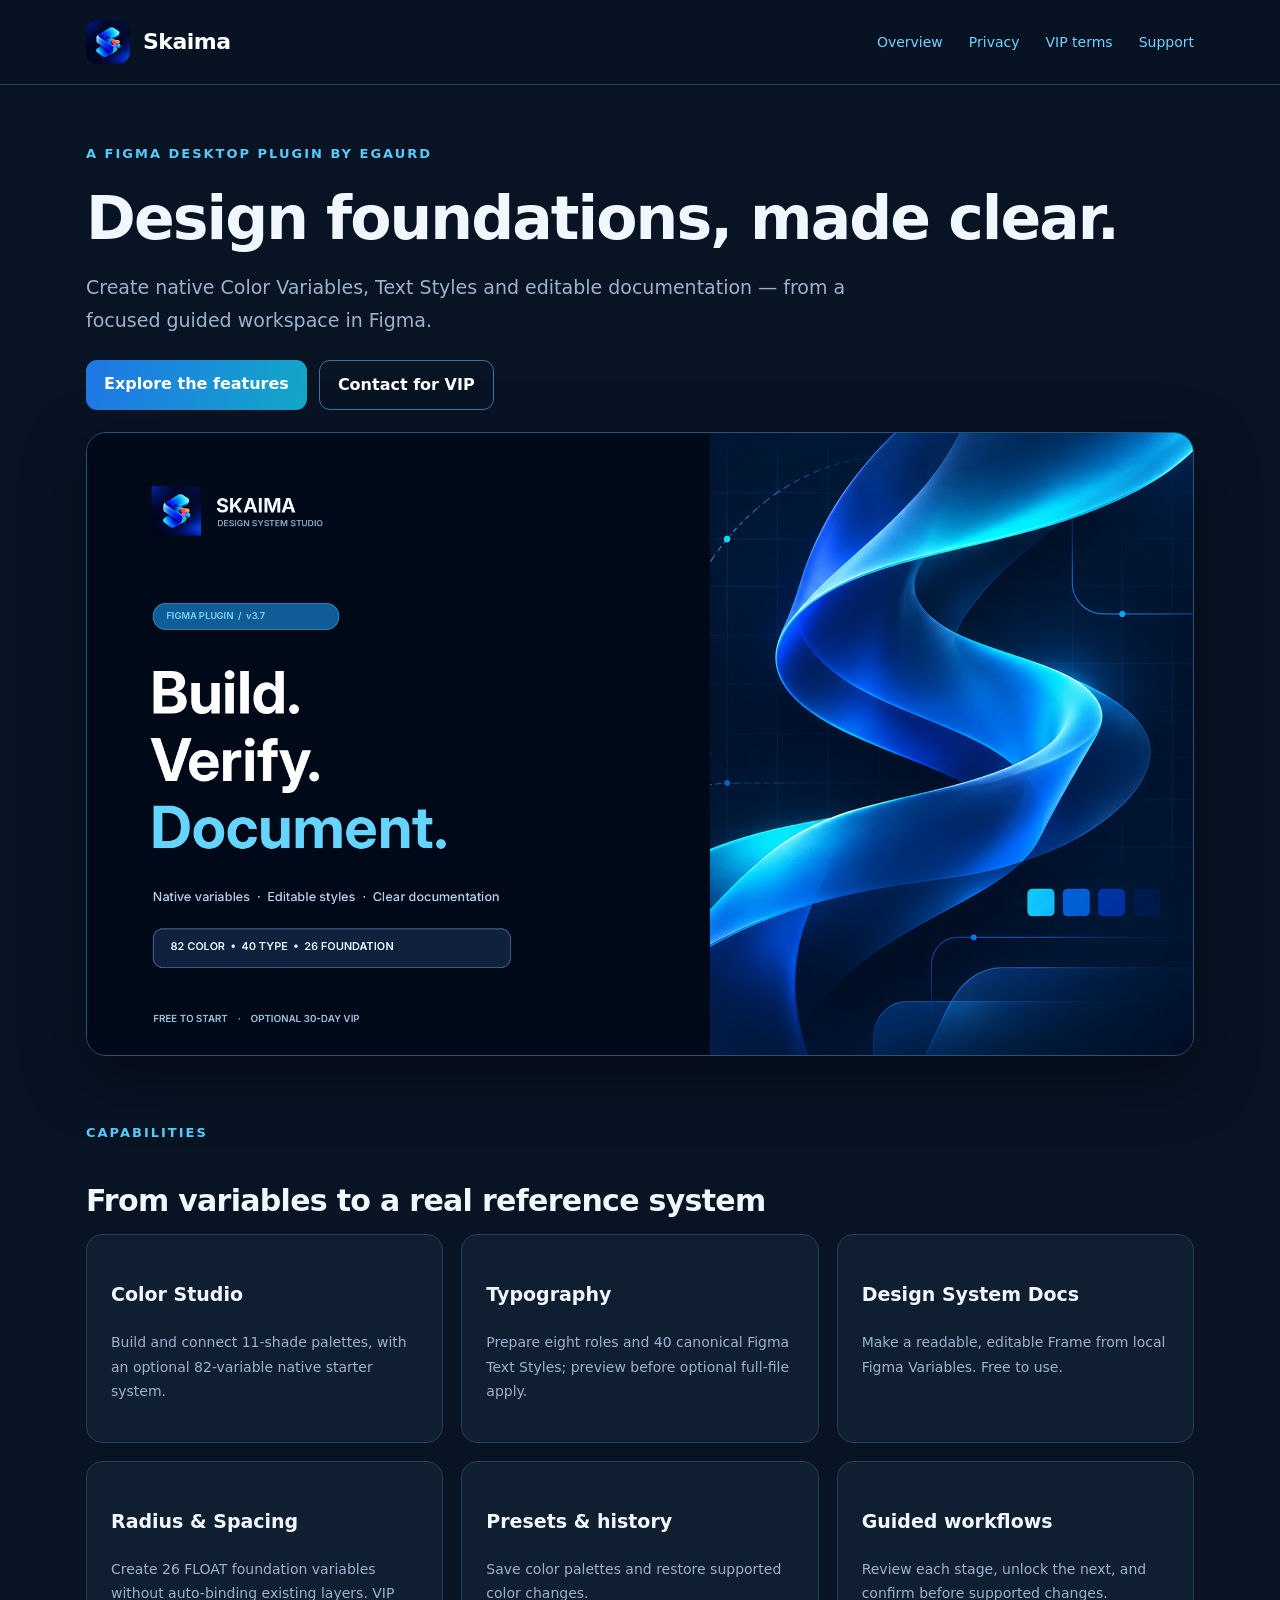
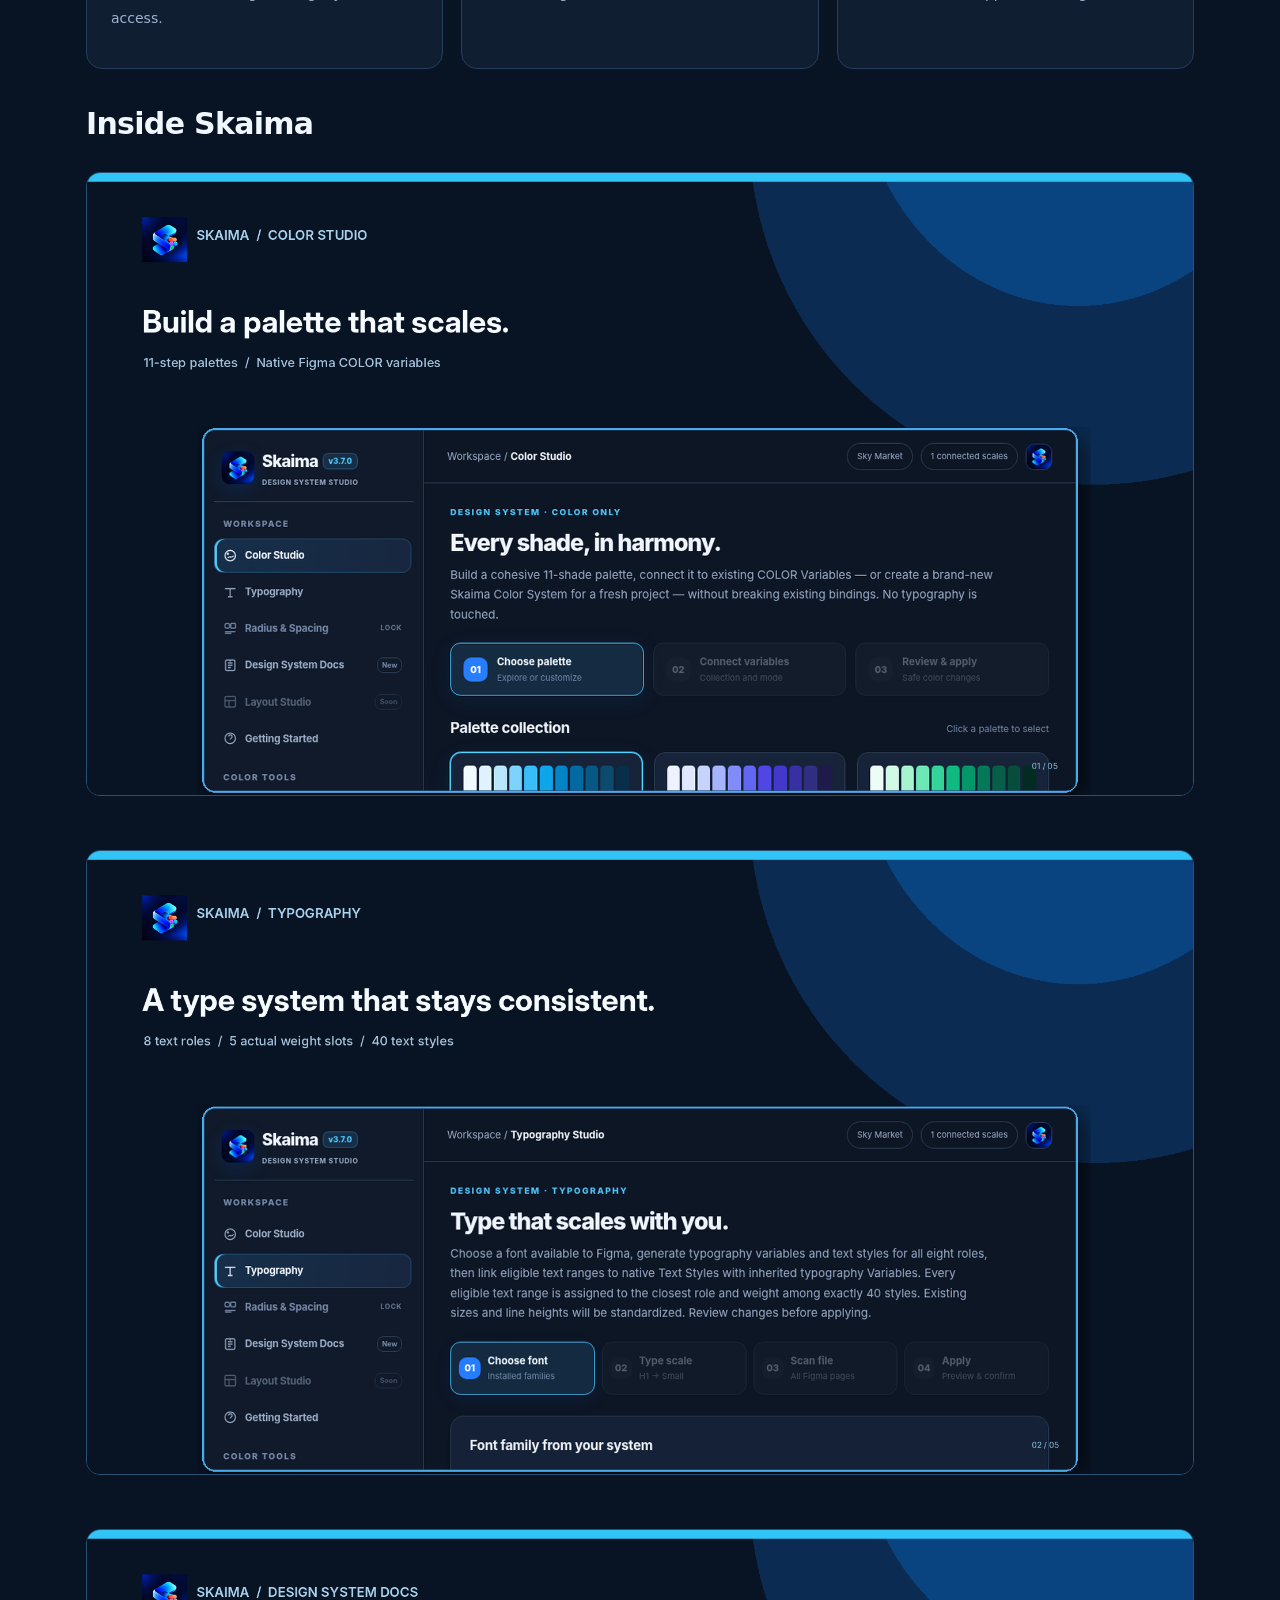
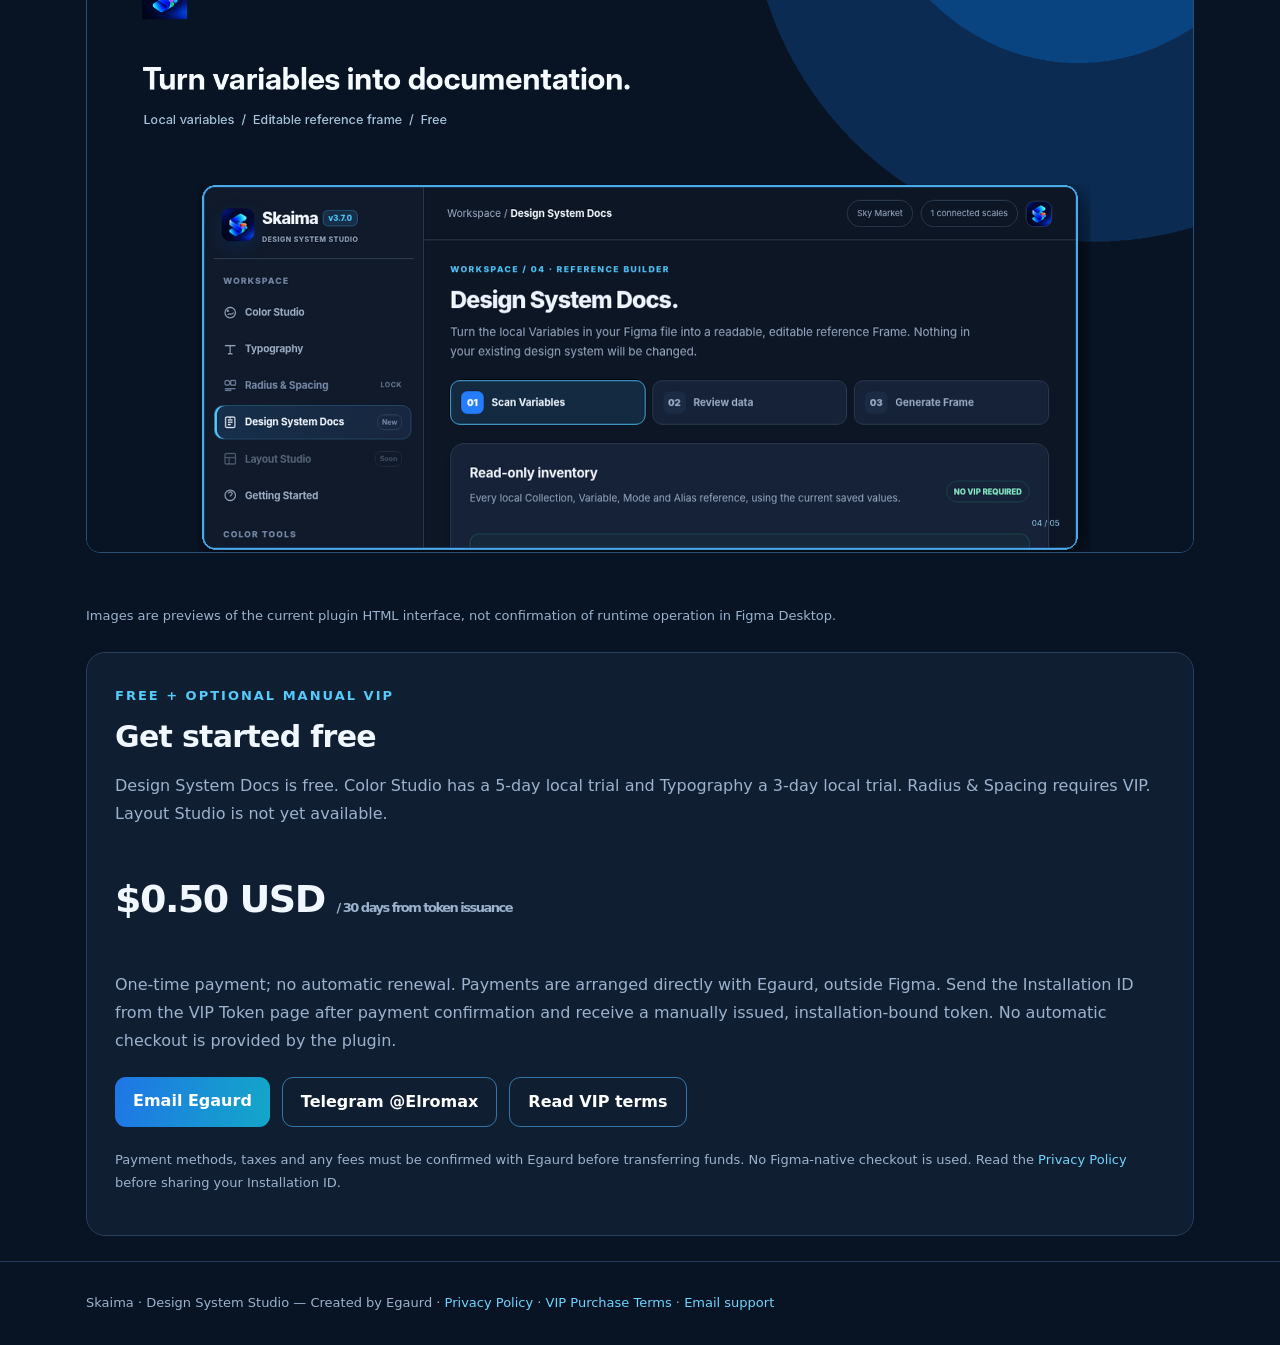
<file: index.html>
<!doctype html><html lang="en"><head><meta charset="UTF-8"><meta name="viewport" content="width=device-width,initial-scale=1"><meta name="description" content="Skaima is a Figma plugin for native Design Foundations and documentation, with free features and optional manual VIP access."><title>Skaima — Design System Studio</title><link rel="stylesheet" href="style.css"><link rel="icon" type="image/png" href="assets/Skaima-Icon-128.png"></head><body><header><div class="wrap nav"><a class="brand" href="index.html"><img src="assets/Skaima-Icon-128.png" alt="Skaima icon"> Skaima</a><nav class="links" aria-label="Main navigation"><a href="index.html">Overview</a><a href="privacy.html">Privacy</a><a href="terms.html">VIP terms</a><a href="mailto:sinasalehimilani2016@gmail.com">Support</a></nav></div></header><main><div class="wrap"><section class="hero"><div class="tag">A Figma Desktop plugin by Egaurd</div><h1>Design foundations, made clear.</h1><p class="lead">Create native Color Variables, Text Styles and editable documentation — from a focused guided workspace in Figma.</p><div class="actions"><a href="#features" class="btn primary">Explore the features</a><a href="mailto:sinasalehimilani2016@gmail.com?subject=Skaima%20VIP%20information" class="btn">Contact for VIP</a></div><img class="heroimg" src="assets/01-Skaima-Community-Cover-1920x1080.png" alt="Skaima — Build Verify Document"></section><section id="features"><span class="tag">Capabilities</span><h2>From variables to a real reference system</h2><div class="featuregrid"><article class="feature"><h3>Color Studio</h3><p>Build and connect 11-shade palettes, with an optional 82-variable native starter system.</p></article><article class="feature"><h3>Typography</h3><p>Prepare eight roles and 40 canonical Figma Text Styles; preview before optional full-file apply.</p></article><article class="feature"><h3>Design System Docs</h3><p>Make a readable, editable Frame from local Figma Variables. Free to use.</p></article><article class="feature"><h3>Radius &amp; Spacing</h3><p>Create 26 FLOAT foundation variables without auto-binding existing layers. VIP access.</p></article><article class="feature"><h3>Presets &amp; history</h3><p>Save color palettes and restore supported color changes.</p></article><article class="feature"><h3>Guided workflows</h3><p>Review each stage, unlock the next, and confirm before supported changes.</p></article></div></section><section><h2>Inside Skaima</h2><img class="shot" src="assets/02-colors-feature-1920x1080.png" alt="Skaima Color Studio interface preview"><img class="shot" src="assets/03-typography-feature-1920x1080.png" alt="Skaima Typography interface preview"><img class="shot" src="assets/05-docs-feature-1920x1080.png" alt="Skaima Docs interface preview"><p class="small">Images are previews of the current plugin HTML interface, not confirmation of runtime operation in Figma Desktop.</p></section><section class="panel"><span class="tag">Free + optional manual VIP</span><h2 style="margin:8px 0">Get started free</h2><p class="muted">Design System Docs is free. Color Studio has a 5-day local trial and Typography a 3-day local trial. Radius &amp; Spacing requires VIP. Layout Studio is not yet available.</p><p class="price">$0.50 USD <span class="small">/ 30 days from token issuance</span></p><p class="muted">One-time payment; no automatic renewal. Payments are arranged directly with Egaurd, outside Figma. Send the Installation ID from the VIP Token page after payment confirmation and receive a manually issued, installation-bound token. No automatic checkout is provided by the plugin.</p><div class="actions"><a class="btn primary" href="mailto:sinasalehimilani2016@gmail.com?subject=Skaima%20VIP%20request">Email Egaurd</a><a class="btn" href="https://t.me/Elromax">Telegram @Elromax</a><a class="btn" href="terms.html">Read VIP terms</a></div><p class="small">Payment methods, taxes and any fees must be confirmed with Egaurd before transferring funds. No Figma-native checkout is used. Read the <a href="privacy.html">Privacy Policy</a> before sharing your Installation ID.</p></section></div></main><footer><div class="wrap">Skaima · Design System Studio — Created by Egaurd · <a href="privacy.html">Privacy Policy</a> · <a href="terms.html">VIP Purchase Terms</a> · <a href="mailto:sinasalehimilani2016@gmail.com">Email support</a></div></footer></body></html>
</file>
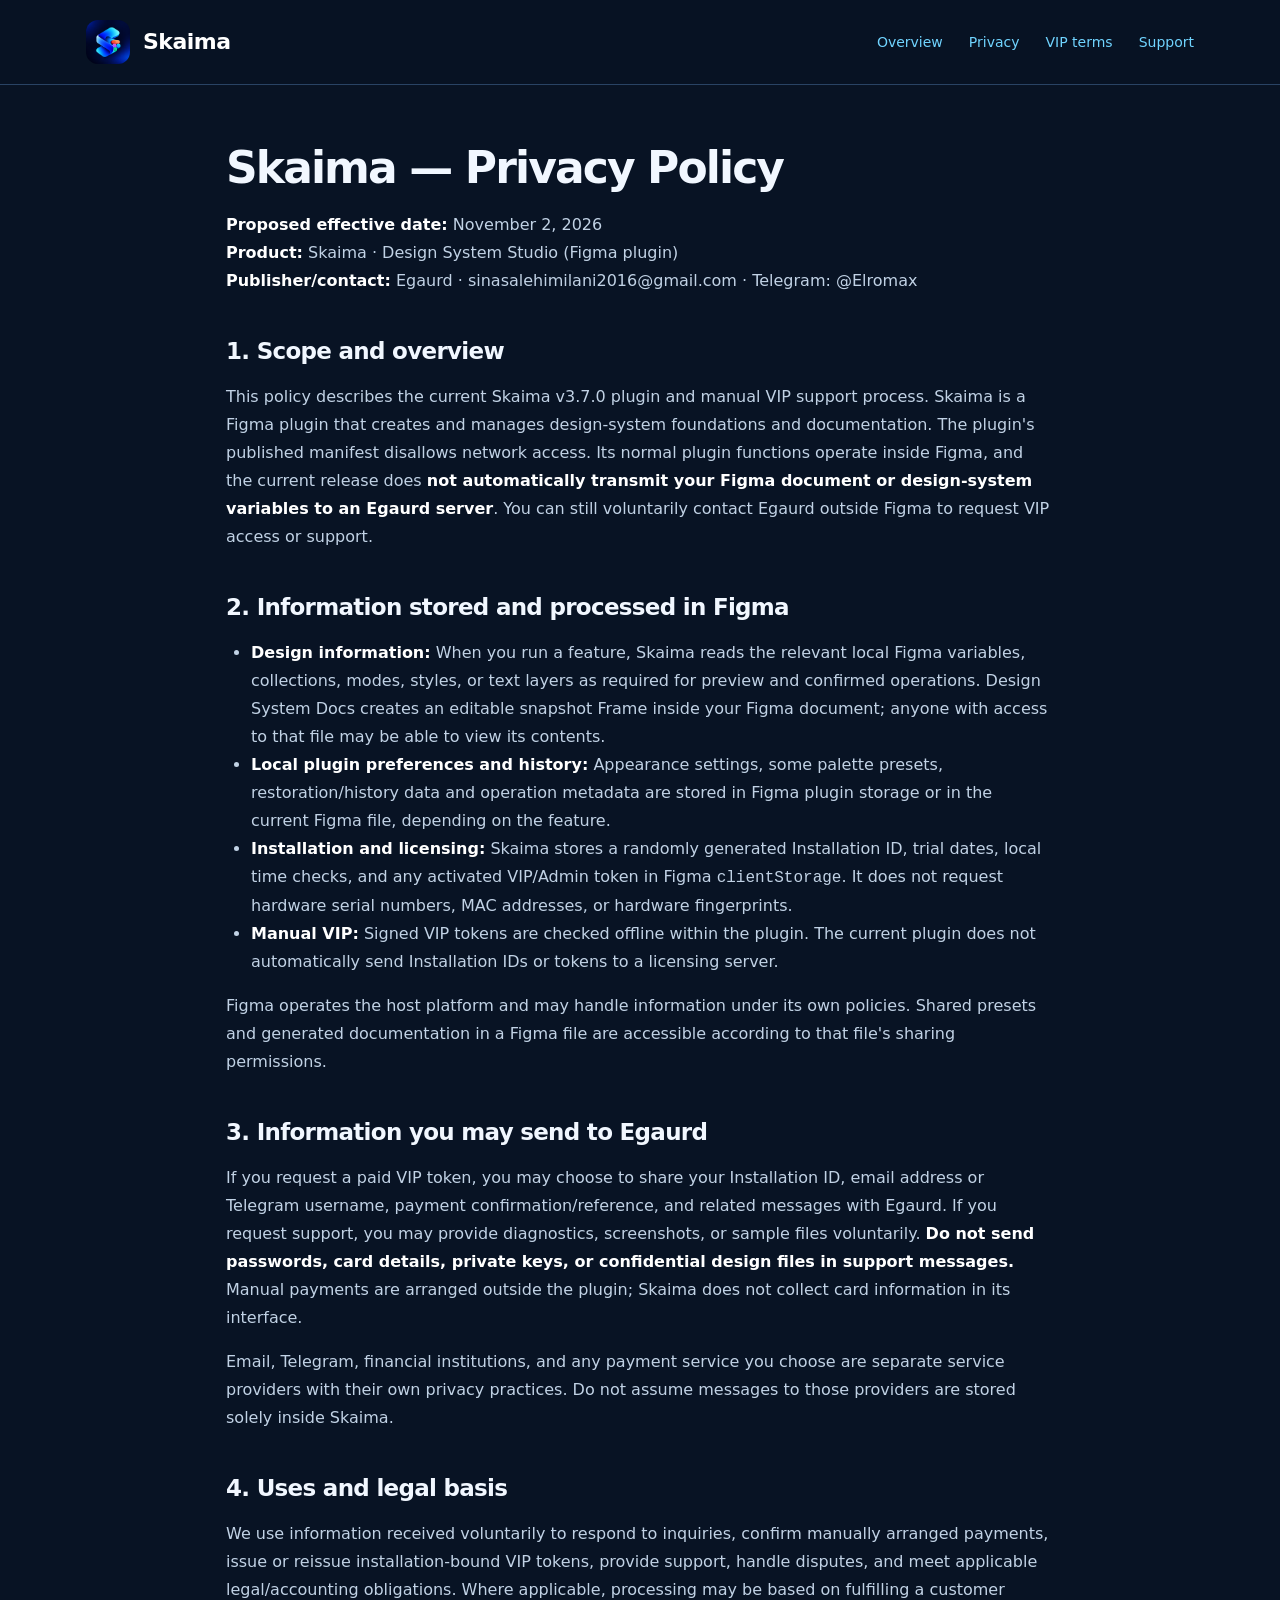
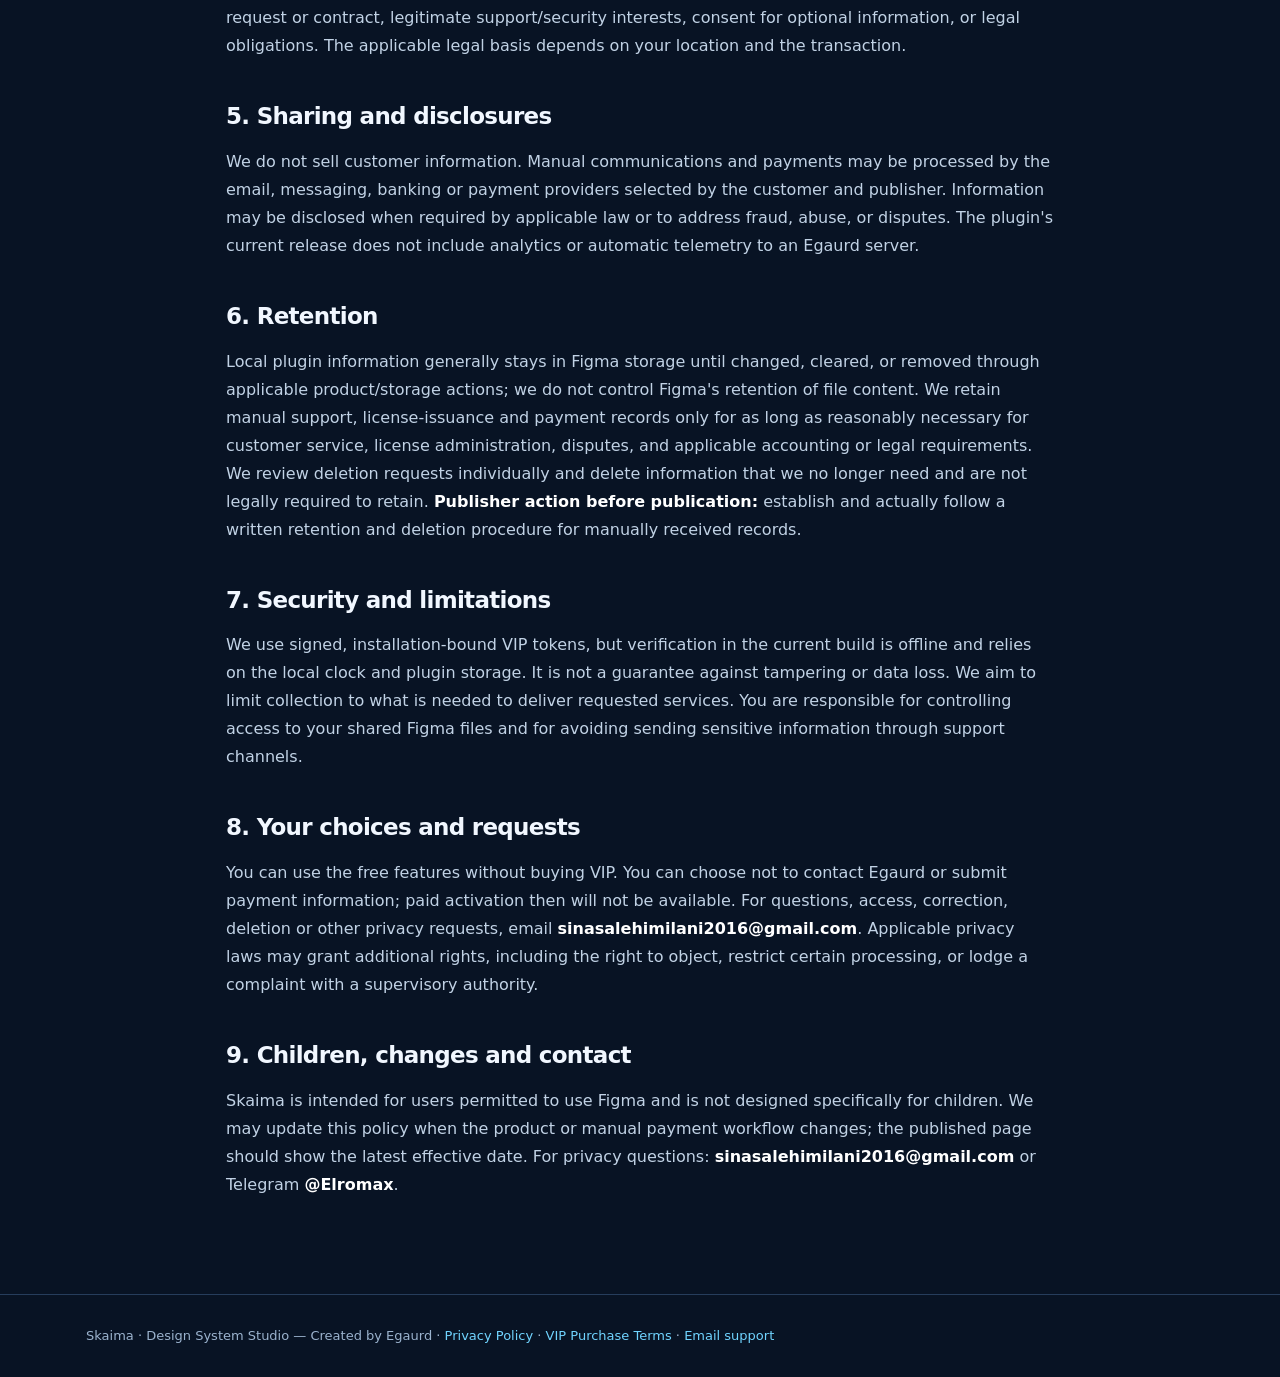
<file: privacy.html>
<!doctype html><html lang="en"><head><meta charset="UTF-8"><meta name="viewport" content="width=device-width,initial-scale=1"><meta name="description" content="Skaima official policy and support information for the Figma plugin."><title>Skaima | Privacy</title><link rel="stylesheet" href="style.css"><link rel="icon" type="image/png" href="assets/Skaima-Icon-128.png"></head><body><header><div class="wrap nav"><a class="brand" href="index.html"><img src="assets/Skaima-Icon-128.png" alt="Skaima icon"> Skaima</a><nav class="links" aria-label="Main navigation"><a href="index.html">Overview</a><a href="privacy.html">Privacy</a><a href="terms.html">VIP terms</a><a href="mailto:sinasalehimilani2016@gmail.com">Support</a></nav></div></header><main><article class="wrap legal"><h1>Skaima — Privacy Policy</h1>
<p><strong>Proposed effective date:</strong> November 2, 2026<br />
<strong>Product:</strong> Skaima · Design System Studio (Figma plugin)<br />
<strong>Publisher/contact:</strong> Egaurd · sinasalehimilani2016@gmail.com · Telegram: @Elromax</p>
<h2>1. Scope and overview</h2>
<p>This policy describes the current Skaima v3.7.0 plugin and manual VIP support process. Skaima is a Figma plugin that creates and manages design-system foundations and documentation. The plugin's published manifest disallows network access. Its normal plugin functions operate inside Figma, and the current release does <strong>not automatically transmit your Figma document or design-system variables to an Egaurd server</strong>. You can still voluntarily contact Egaurd outside Figma to request VIP access or support.</p>
<h2>2. Information stored and processed in Figma</h2>
<ul>
<li><strong>Design information:</strong> When you run a feature, Skaima reads the relevant local Figma variables, collections, modes, styles, or text layers as required for preview and confirmed operations. Design System Docs creates an editable snapshot Frame inside your Figma document; anyone with access to that file may be able to view its contents.</li>
<li><strong>Local plugin preferences and history:</strong> Appearance settings, some palette presets, restoration/history data and operation metadata are stored in Figma plugin storage or in the current Figma file, depending on the feature.</li>
<li><strong>Installation and licensing:</strong> Skaima stores a randomly generated Installation ID, trial dates, local time checks, and any activated VIP/Admin token in Figma <code>clientStorage</code>. It does not request hardware serial numbers, MAC addresses, or hardware fingerprints.</li>
<li><strong>Manual VIP:</strong> Signed VIP tokens are checked offline within the plugin. The current plugin does not automatically send Installation IDs or tokens to a licensing server.</li>
</ul>
<p>Figma operates the host platform and may handle information under its own policies. Shared presets and generated documentation in a Figma file are accessible according to that file's sharing permissions.</p>
<h2>3. Information you may send to Egaurd</h2>
<p>If you request a paid VIP token, you may choose to share your Installation ID, email address or Telegram username, payment confirmation/reference, and related messages with Egaurd. If you request support, you may provide diagnostics, screenshots, or sample files voluntarily. <strong>Do not send passwords, card details, private keys, or confidential design files in support messages.</strong> Manual payments are arranged outside the plugin; Skaima does not collect card information in its interface.</p>
<p>Email, Telegram, financial institutions, and any payment service you choose are separate service providers with their own privacy practices. Do not assume messages to those providers are stored solely inside Skaima.</p>
<h2>4. Uses and legal basis</h2>
<p>We use information received voluntarily to respond to inquiries, confirm manually arranged payments, issue or reissue installation-bound VIP tokens, provide support, handle disputes, and meet applicable legal/accounting obligations. Where applicable, processing may be based on fulfilling a customer request or contract, legitimate support/security interests, consent for optional information, or legal obligations. The applicable legal basis depends on your location and the transaction.</p>
<h2>5. Sharing and disclosures</h2>
<p>We do not sell customer information. Manual communications and payments may be processed by the email, messaging, banking or payment providers selected by the customer and publisher. Information may be disclosed when required by applicable law or to address fraud, abuse, or disputes. The plugin's current release does not include analytics or automatic telemetry to an Egaurd server.</p>
<h2>6. Retention</h2>
<p>Local plugin information generally stays in Figma storage until changed, cleared, or removed through applicable product/storage actions; we do not control Figma's retention of file content. We retain manual support, license-issuance and payment records only for as long as reasonably necessary for customer service, license administration, disputes, and applicable accounting or legal requirements. We review deletion requests individually and delete information that we no longer need and are not legally required to retain. <strong>Publisher action before publication:</strong> establish and actually follow a written retention and deletion procedure for manually received records.</p>
<h2>7. Security and limitations</h2>
<p>We use signed, installation-bound VIP tokens, but verification in the current build is offline and relies on the local clock and plugin storage. It is not a guarantee against tampering or data loss. We aim to limit collection to what is needed to deliver requested services. You are responsible for controlling access to your shared Figma files and for avoiding sending sensitive information through support channels.</p>
<h2>8. Your choices and requests</h2>
<p>You can use the free features without buying VIP. You can choose not to contact Egaurd or submit payment information; paid activation then will not be available. For questions, access, correction, deletion or other privacy requests, email <strong>sinasalehimilani2016@gmail.com</strong>. Applicable privacy laws may grant additional rights, including the right to object, restrict certain processing, or lodge a complaint with a supervisory authority.</p>
<h2>9. Children, changes and contact</h2>
<p>Skaima is intended for users permitted to use Figma and is not designed specifically for children. We may update this policy when the product or manual payment workflow changes; the published page should show the latest effective date. For privacy questions: <strong>sinasalehimilani2016@gmail.com</strong> or Telegram <strong>@Elromax</strong>.</p>
</article></main><footer><div class="wrap">Skaima · Design System Studio — Created by Egaurd · <a href="privacy.html">Privacy Policy</a> · <a href="terms.html">VIP Purchase Terms</a> · <a href="mailto:sinasalehimilani2016@gmail.com">Email support</a></div></footer></body></html>
</file>
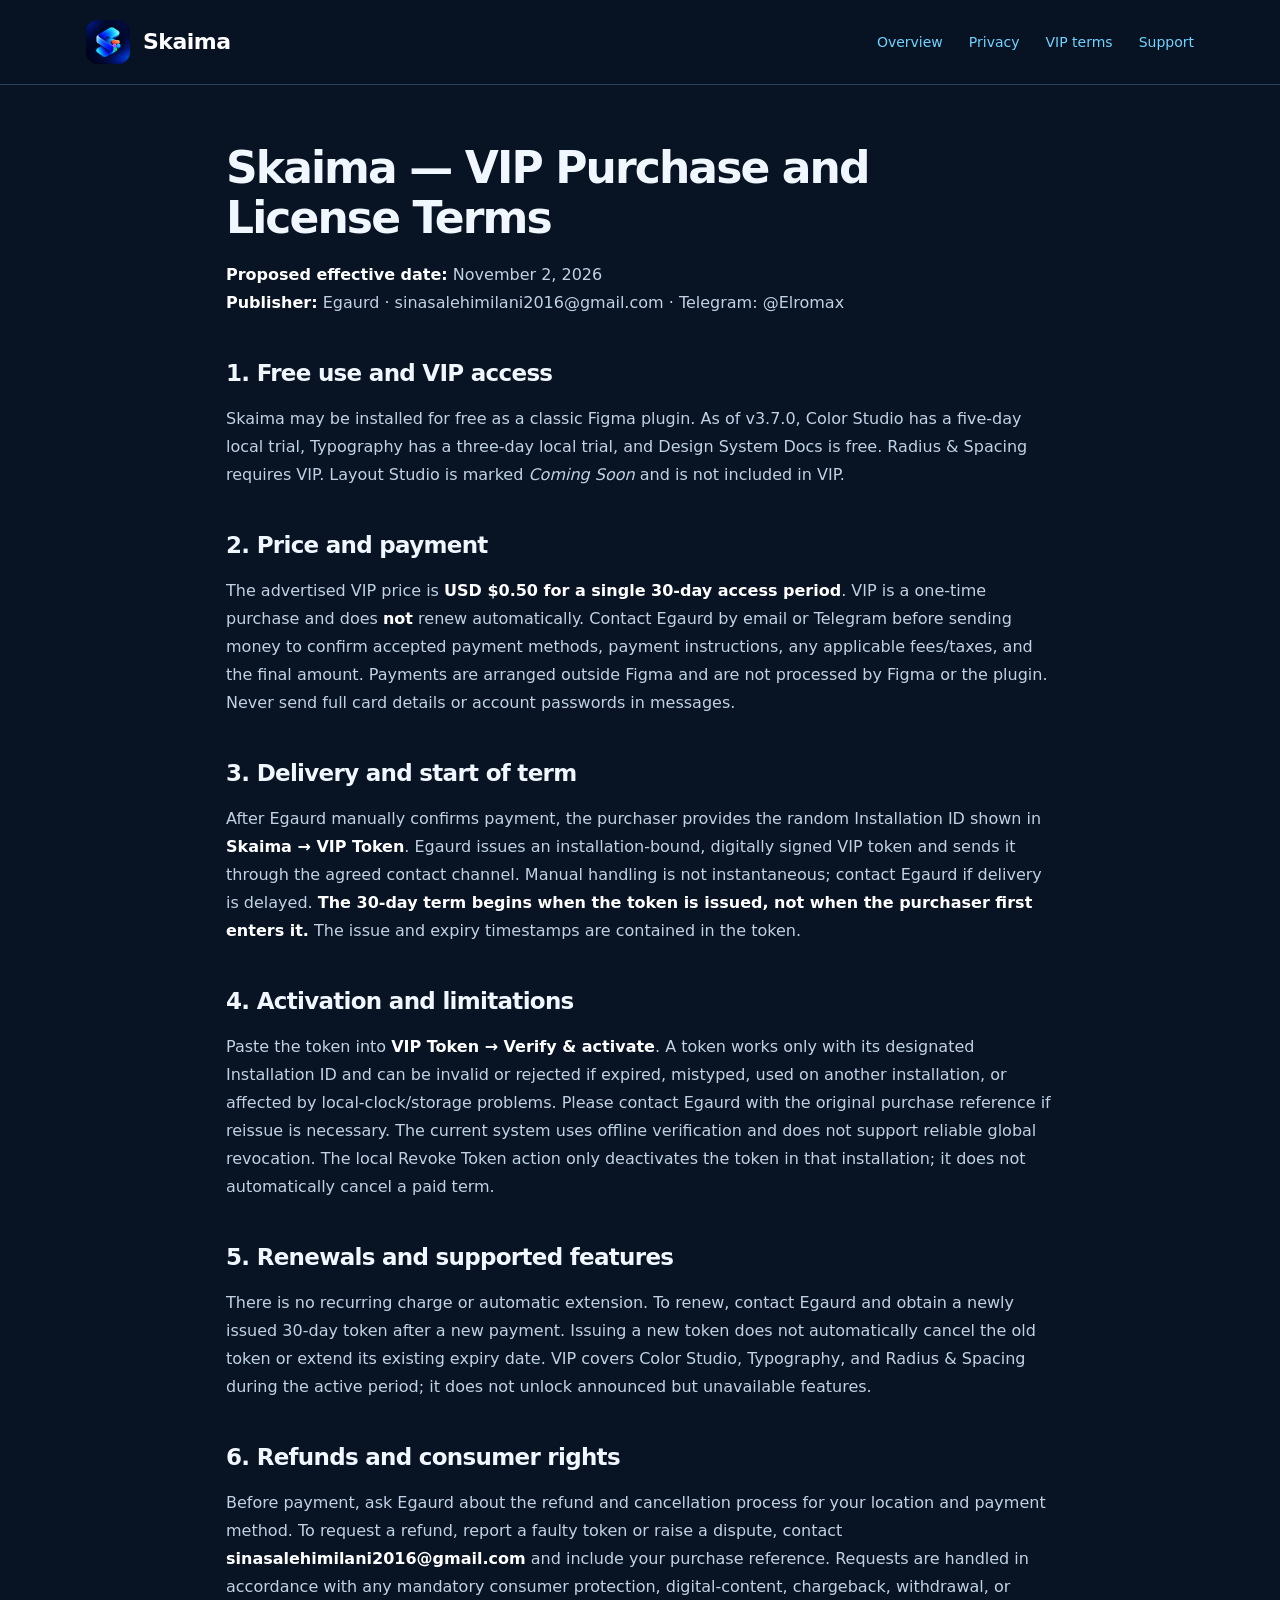
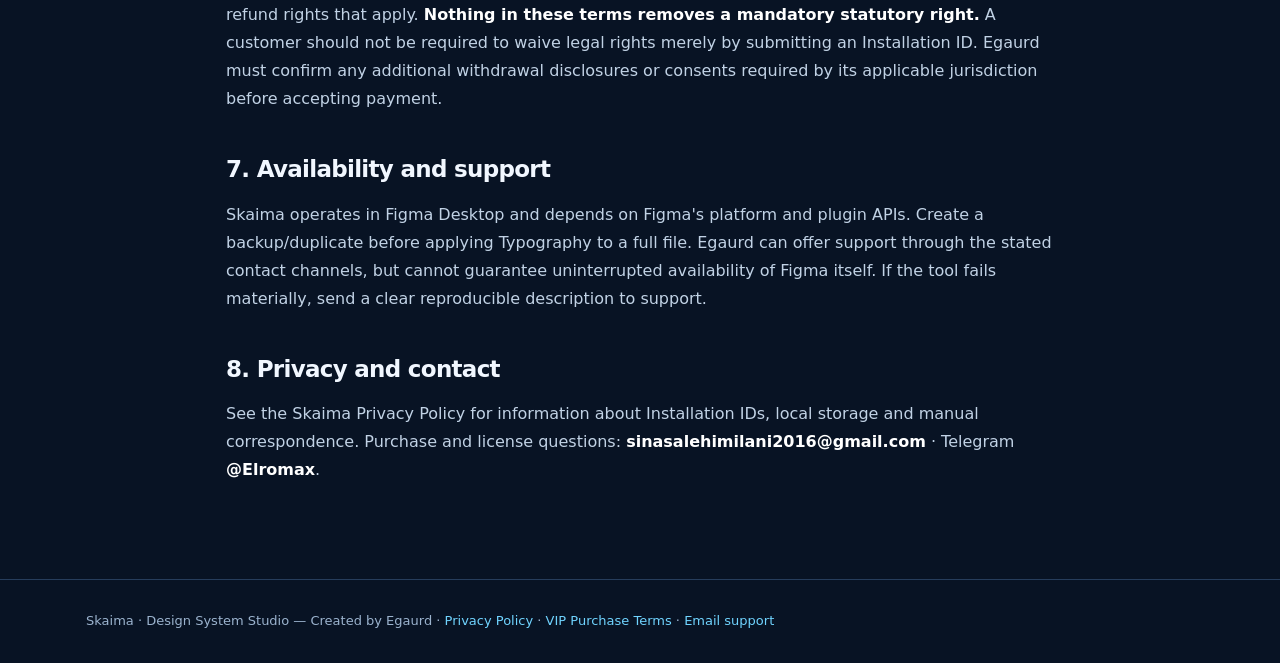
<file: terms.html>
<!doctype html><html lang="en"><head><meta charset="UTF-8"><meta name="viewport" content="width=device-width,initial-scale=1"><meta name="description" content="Skaima official policy and support information for the Figma plugin."><title>Skaima | Terms</title><link rel="stylesheet" href="style.css"><link rel="icon" type="image/png" href="assets/Skaima-Icon-128.png"></head><body><header><div class="wrap nav"><a class="brand" href="index.html"><img src="assets/Skaima-Icon-128.png" alt="Skaima icon"> Skaima</a><nav class="links" aria-label="Main navigation"><a href="index.html">Overview</a><a href="privacy.html">Privacy</a><a href="terms.html">VIP terms</a><a href="mailto:sinasalehimilani2016@gmail.com">Support</a></nav></div></header><main><article class="wrap legal"><h1>Skaima — VIP Purchase and License Terms</h1>
<p><strong>Proposed effective date:</strong> November 2, 2026<br />
<strong>Publisher:</strong> Egaurd · sinasalehimilani2016@gmail.com · Telegram: @Elromax</p>
<h2>1. Free use and VIP access</h2>
<p>Skaima may be installed for free as a classic Figma plugin. As of v3.7.0, Color Studio has a five-day local trial, Typography has a three-day local trial, and Design System Docs is free. Radius &amp; Spacing requires VIP. Layout Studio is marked <em>Coming Soon</em> and is not included in VIP.</p>
<h2>2. Price and payment</h2>
<p>The advertised VIP price is <strong>USD $0.50 for a single 30-day access period</strong>. VIP is a one-time purchase and does <strong>not</strong> renew automatically. Contact Egaurd by email or Telegram before sending money to confirm accepted payment methods, payment instructions, any applicable fees/taxes, and the final amount. Payments are arranged outside Figma and are not processed by Figma or the plugin. Never send full card details or account passwords in messages.</p>
<h2>3. Delivery and start of term</h2>
<p>After Egaurd manually confirms payment, the purchaser provides the random Installation ID shown in <strong>Skaima → VIP Token</strong>. Egaurd issues an installation-bound, digitally signed VIP token and sends it through the agreed contact channel. Manual handling is not instantaneous; contact Egaurd if delivery is delayed. <strong>The 30-day term begins when the token is issued, not when the purchaser first enters it.</strong> The issue and expiry timestamps are contained in the token.</p>
<h2>4. Activation and limitations</h2>
<p>Paste the token into <strong>VIP Token → Verify &amp; activate</strong>. A token works only with its designated Installation ID and can be invalid or rejected if expired, mistyped, used on another installation, or affected by local-clock/storage problems. Please contact Egaurd with the original purchase reference if reissue is necessary. The current system uses offline verification and does not support reliable global revocation. The local Revoke Token action only deactivates the token in that installation; it does not automatically cancel a paid term.</p>
<h2>5. Renewals and supported features</h2>
<p>There is no recurring charge or automatic extension. To renew, contact Egaurd and obtain a newly issued 30-day token after a new payment. Issuing a new token does not automatically cancel the old token or extend its existing expiry date. VIP covers Color Studio, Typography, and Radius &amp; Spacing during the active period; it does not unlock announced but unavailable features.</p>
<h2>6. Refunds and consumer rights</h2>
<p>Before payment, ask Egaurd about the refund and cancellation process for your location and payment method. To request a refund, report a faulty token or raise a dispute, contact <strong>sinasalehimilani2016@gmail.com</strong> and include your purchase reference. Requests are handled in accordance with any mandatory consumer protection, digital-content, chargeback, withdrawal, or refund rights that apply. <strong>Nothing in these terms removes a mandatory statutory right.</strong> A customer should not be required to waive legal rights merely by submitting an Installation ID. Egaurd must confirm any additional withdrawal disclosures or consents required by its applicable jurisdiction before accepting payment.</p>
<h2>7. Availability and support</h2>
<p>Skaima operates in Figma Desktop and depends on Figma's platform and plugin APIs. Create a backup/duplicate before applying Typography to a full file. Egaurd can offer support through the stated contact channels, but cannot guarantee uninterrupted availability of Figma itself. If the tool fails materially, send a clear reproducible description to support.</p>
<h2>8. Privacy and contact</h2>
<p>See the Skaima Privacy Policy for information about Installation IDs, local storage and manual correspondence. Purchase and license questions: <strong>sinasalehimilani2016@gmail.com</strong> · Telegram <strong>@Elromax</strong>.</p>
</article></main><footer><div class="wrap">Skaima · Design System Studio — Created by Egaurd · <a href="privacy.html">Privacy Policy</a> · <a href="terms.html">VIP Purchase Terms</a> · <a href="mailto:sinasalehimilani2016@gmail.com">Email support</a></div></footer></body></html>
</file>
<file: style.css>
:root{color-scheme:dark;--bg:#081324;--panel:#101e31;--edge:#263d5c;--ink:#f1f7ff;--soft:#9bb3ce;--blue:#46c7ff}*{box-sizing:border-box}html{scroll-behavior:smooth}body{margin:0;background:var(--bg);color:var(--ink);font:16px/1.75 Inter,system-ui,-apple-system,Segoe UI,Arial,sans-serif}a{color:#70d4ff;text-decoration:none}a:hover{text-decoration:underline}header{position:sticky;top:0;z-index:4;background:#081324ed;border-bottom:1px solid #294364;backdrop-filter:blur(12px)}.wrap{max-width:1160px;margin:auto;padding:0 26px}.nav{height:84px;display:flex;align-items:center;justify-content:space-between;gap:20px}.brand{display:flex;align-items:center;gap:13px;color:#fff;font-weight:800;letter-spacing:-.5px;font-size:22px}.brand img{height:44px;width:44px;border-radius:12px}.links{display:flex;gap:26px;flex-wrap:wrap;font-size:14px}.hero{padding:58px 0 62px}.heroimg{width:100%;border:1px solid #24537c;border-radius:20px;box-shadow:0 20px 65px #0006;display:block}.lead{max-width:780px;font-size:19px;color:var(--soft)}h1{font-size:clamp(35px,5vw,60px);letter-spacing:-1.9px;line-height:1.14;margin:18px 0}h2{font-size:30px;line-height:1.3;letter-spacing:-.7px;margin:35px 0 14px}h3{font-size:19px}.tag{color:#56cafa;font-size:13px;text-transform:uppercase;letter-spacing:2px;font-weight:800}.actions{display:flex;flex-wrap:wrap;gap:12px;margin:22px 0}.btn{border:1px solid #3476a9;border-radius:11px;padding:10px 18px;color:#fff;font-weight:700;display:inline-block}.btn.primary{background:linear-gradient(100deg,#1f76e6,#13a7c8);border:0}.btn:hover{text-decoration:none;filter:brightness(1.13)}.featuregrid{display:grid;grid-template-columns:repeat(3,1fr);gap:18px}.feature{border:1px solid var(--edge);padding:24px;border-radius:16px;background:var(--panel)}.feature p{color:var(--soft);font-size:14px}.shot{width:100%;border-radius:14px;border:1px solid #2a5174;margin:15px 0 30px}.price{font-size:38px;font-weight:800;letter-spacing:-1.5px}.small{font-size:13px;color:var(--soft)}.panel{background:var(--panel);border:1px solid var(--edge);border-radius:19px;padding:28px;margin:25px 0}main{min-height:67vh}.legal{max-width:880px;margin:58px auto 95px}.legal h1{font-size:44px}.legal h2{font-size:23px;margin-top:42px}.legal p,.legal li{color:#c1d2e5}.legal ul{padding-left:25px}.legal strong{color:#fff}hr{border:0;border-top:1px solid var(--edge);margin:40px 0}footer{border-top:1px solid var(--edge);padding:30px 0;color:var(--soft);font-size:13px}.muted{color:var(--soft)}@media(max-width:790px){.nav{height:auto;padding:12px 0;align-items:flex-start}.links{gap:10px}.featuregrid{grid-template-columns:1fr}.hero{padding:24px 0 34px}.wrap{padding:0 18px}.legal{margin:34px auto}h1{font-size:36px}}
</file>
